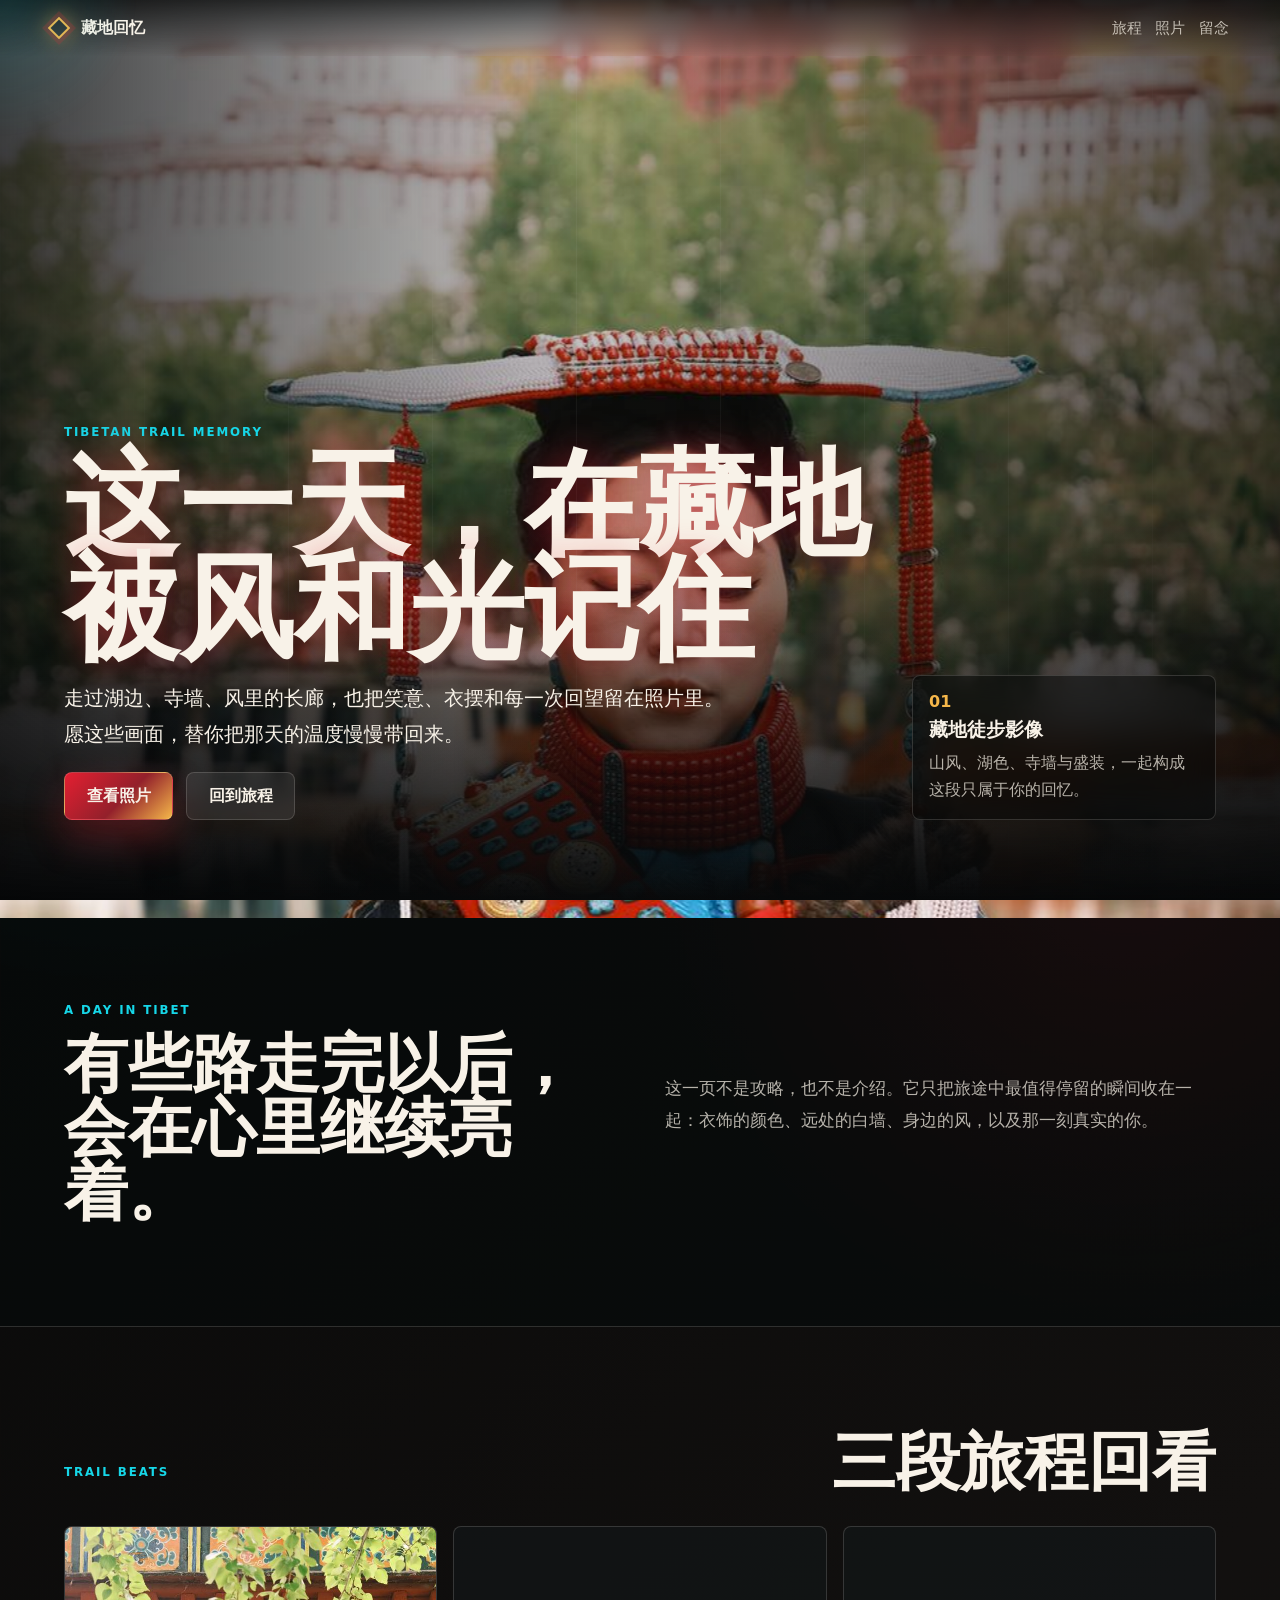
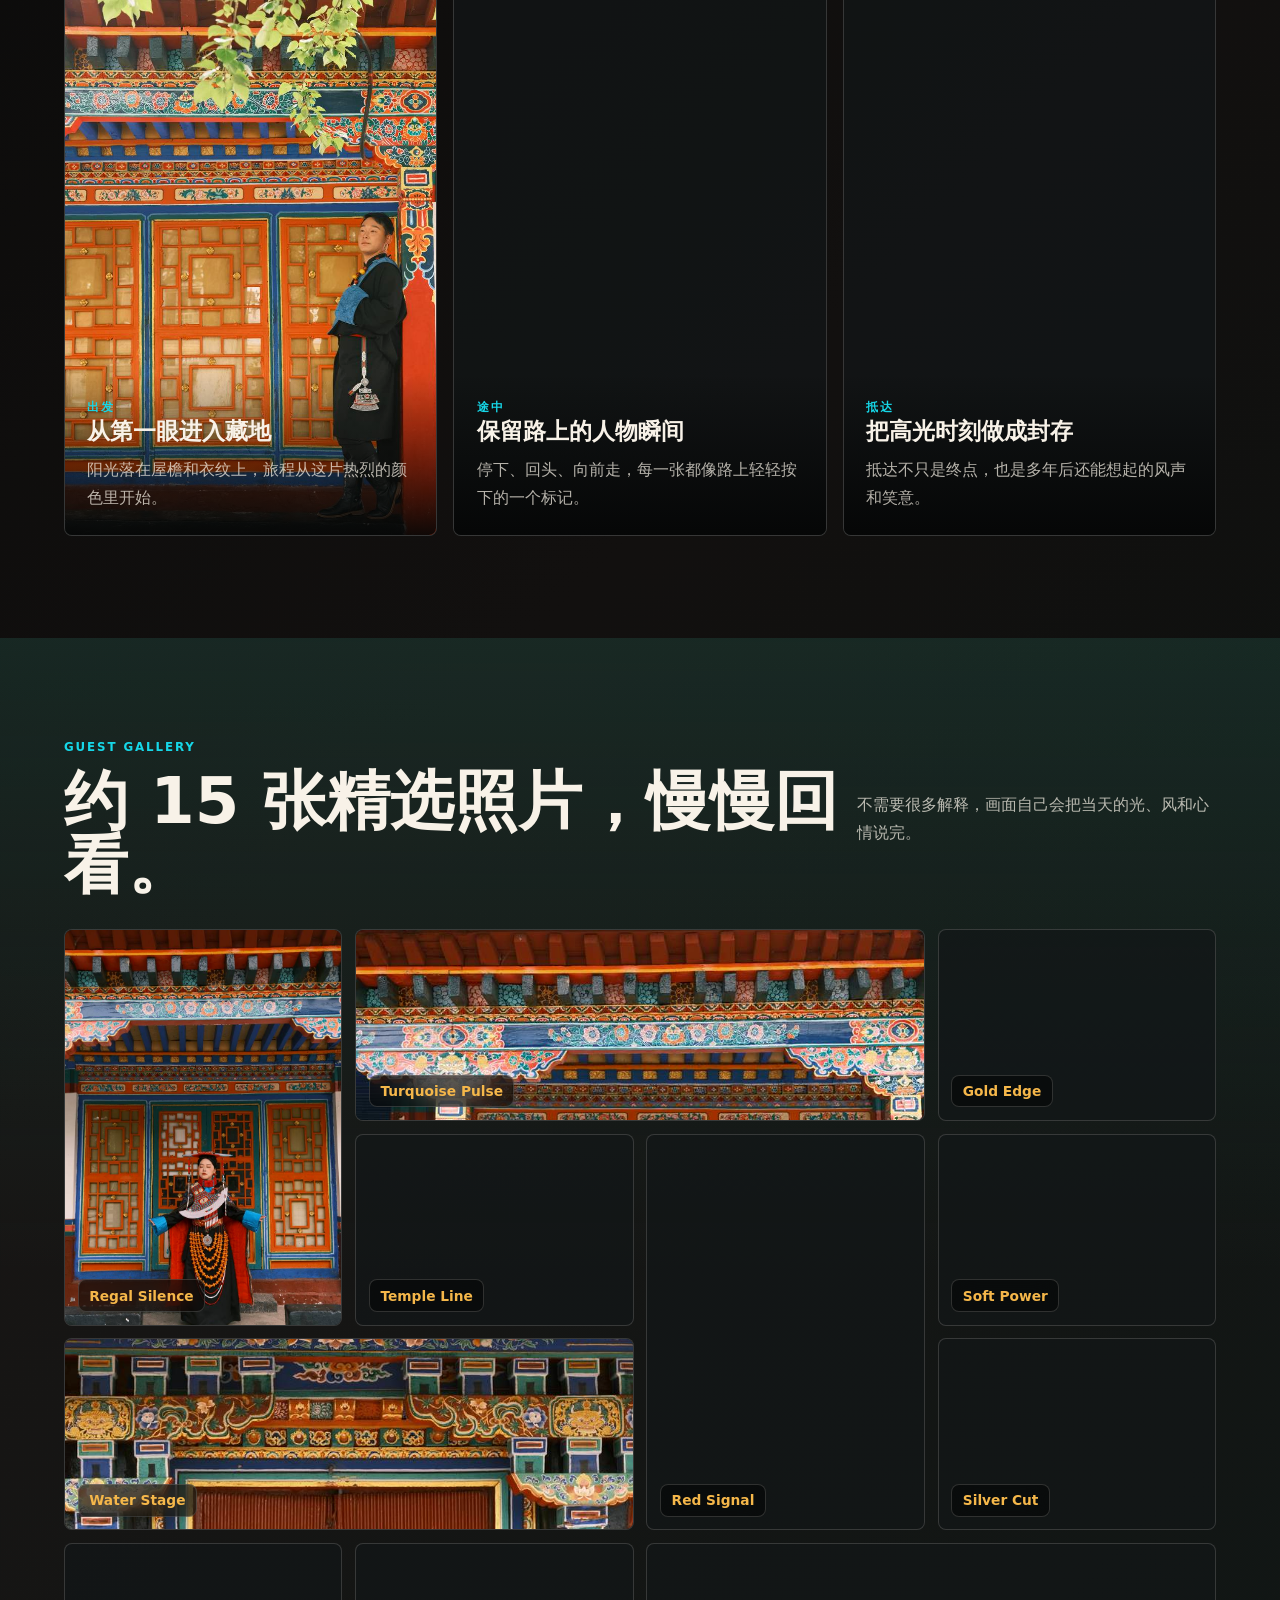
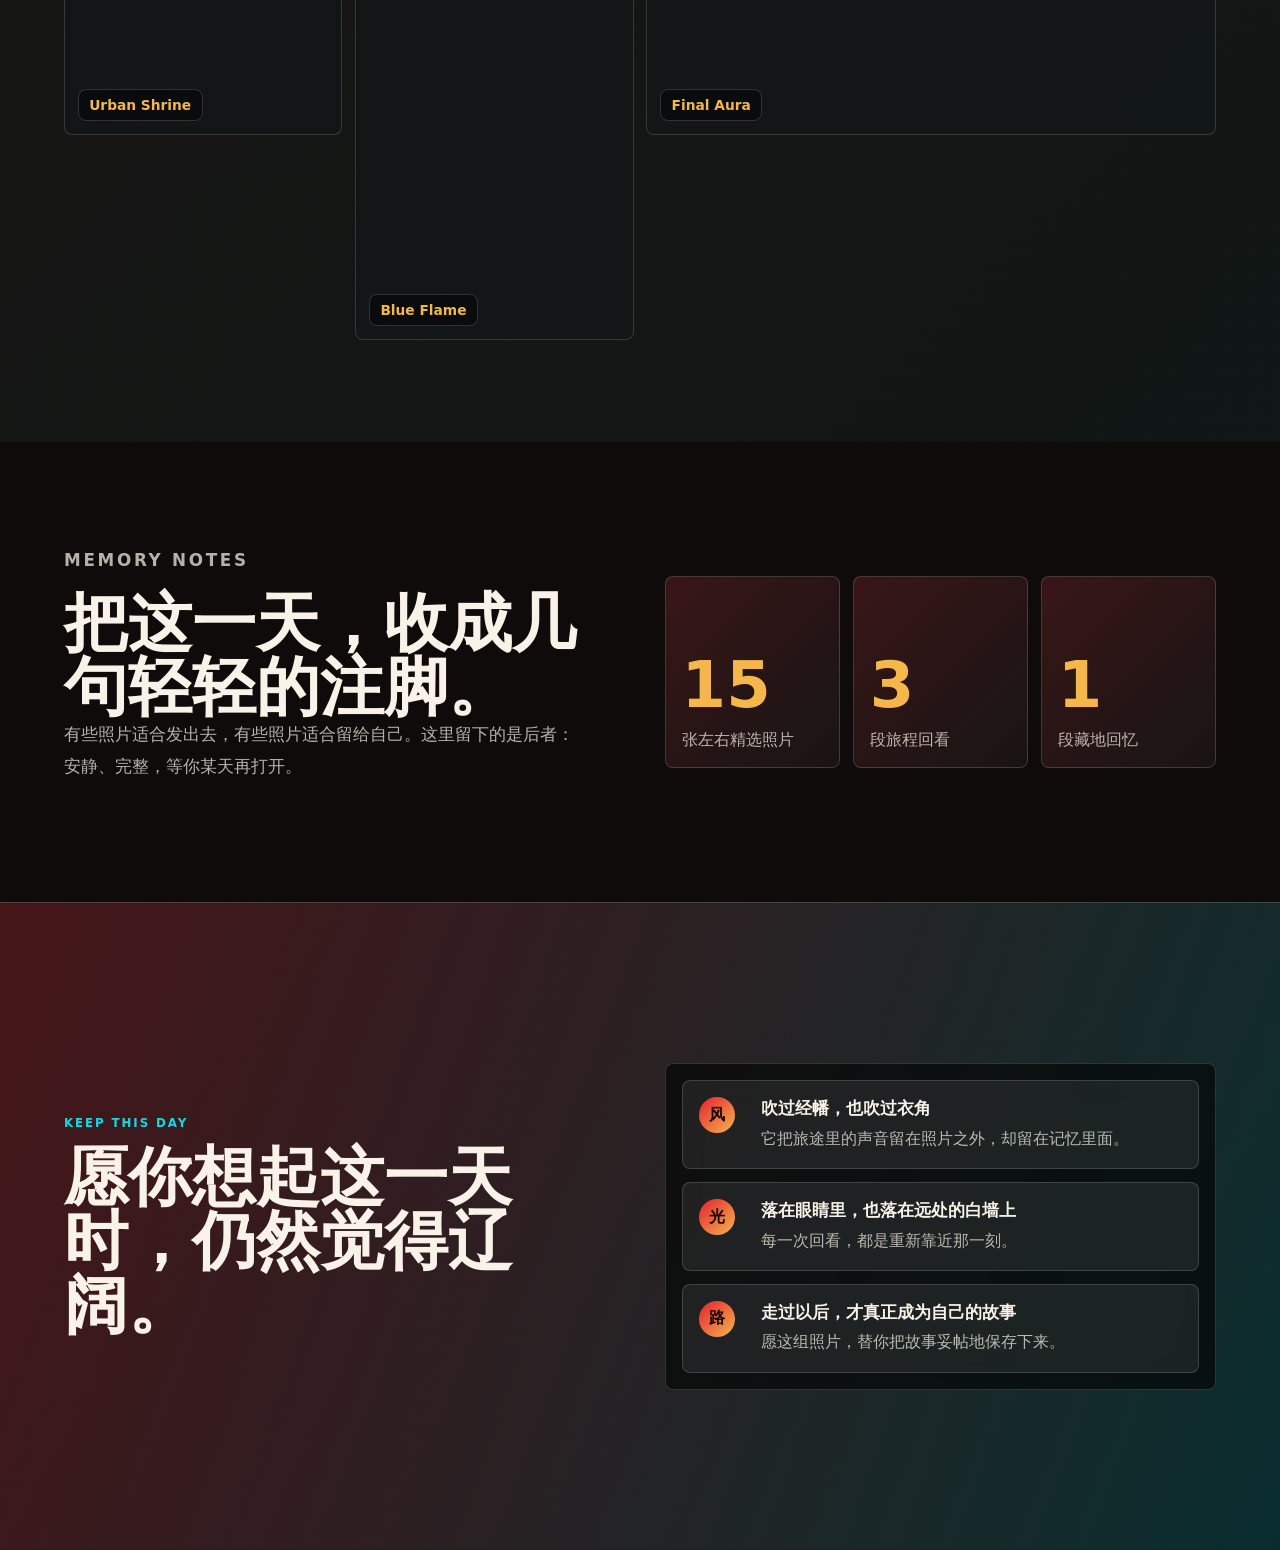
<file: index.html>
<!doctype html>
<html lang="zh-CN">
  <head>
    <meta charset="utf-8" />
    <meta name="viewport" content="width=device-width, initial-scale=1" />
    <title>藏地徒步回忆 | 影像纪念页</title>
    <meta
      name="description"
      content="一组为客人珍藏的藏地徒步照片回忆页，记录旅程中的风、光、服饰与同行瞬间。"
    />
    <link rel="preload" as="image" href="web-assets/photo-01.jpg" />
    <link rel="stylesheet" href="styles.css" />
  </head>
  <body>
    <div class="cursor-glow" aria-hidden="true"></div>
    <header class="site-header" aria-label="主导航">
      <a class="brand" href="#top" aria-label="返回首页">
        <span class="brand-mark"></span>
        <span>藏地回忆</span>
      </a>
      <nav>
        <a href="#story">旅程</a>
        <a href="#gallery">照片</a>
        <a href="#memory">留念</a>
      </nav>
    </header>

    <main id="top">
      <section class="hero" data-parallax>
        <img
          class="hero-image"
          src="web-assets/photo-01.jpg"
          alt="身着藏式服饰的女性坐在水岸前"
          fetchpriority="high"
          decoding="async"
        />
        <div class="hero-shade"></div>
        <div class="hero-content">
          <p class="eyebrow">Tibetan Trail Memory</p>
          <h1>这一天，在藏地被风和光记住</h1>
          <p class="hero-copy">
            走过湖边、寺墙、风里的长廊，也把笑意、衣摆和每一次回望留在照片里。愿这些画面，替你把那天的温度慢慢带回来。
          </p>
          <div class="hero-actions">
            <a class="button primary" href="#gallery">查看照片</a>
            <a class="button ghost" href="#story">回到旅程</a>
          </div>
        </div>
        <aside class="hero-panel" aria-label="旅程印象">
          <span>01</span>
          <strong>藏地徒步影像</strong>
          <p>山风、湖色、寺墙与盛装，一起构成这段只属于你的回忆。</p>
        </aside>
      </section>

      <section class="intro" aria-label="回忆概览">
        <div>
          <p class="section-kicker">A Day In Tibet</p>
          <h2>有些路走完以后，会在心里继续亮着。</h2>
        </div>
        <p>
          这一页不是攻略，也不是介绍。它只把旅途中最值得停留的瞬间收在一起：衣饰的颜色、远处的白墙、身边的风，以及那一刻真实的你。
        </p>
      </section>

      <section id="story" class="story-section" aria-label="旅程叙事">
        <div class="section-head">
          <p class="section-kicker">Trail Beats</p>
          <h2>三段旅程回看</h2>
        </div>
        <div class="story-track">
          <article class="story-card">
            <img src="web-assets/photo-02.jpg" alt="藏地徒步照片一" loading="lazy" decoding="async" />
            <div>
              <span>出发</span>
              <h3>从第一眼进入藏地</h3>
              <p>阳光落在屋檐和衣纹上，旅程从这片热烈的颜色里开始。</p>
            </div>
          </article>
          <article class="story-card">
            <img src="web-assets/photo-03.jpg" alt="藏地徒步照片二" loading="lazy" decoding="async" />
            <div>
              <span>途中</span>
              <h3>保留路上的人物瞬间</h3>
              <p>停下、回头、向前走，每一张都像路上轻轻按下的一个标记。</p>
            </div>
          </article>
          <article class="story-card">
            <img src="web-assets/photo-04.jpg" alt="藏地徒步照片三" loading="lazy" decoding="async" />
            <div>
              <span>抵达</span>
              <h3>把高光时刻做成封存</h3>
              <p>抵达不只是终点，也是多年后还能想起的风声和笑意。</p>
            </div>
          </article>
        </div>
      </section>

      <section id="gallery" class="gallery-section" aria-label="精选图库">
        <div class="section-head gallery-head">
          <div>
            <p class="section-kicker">Guest Gallery</p>
            <h2>约 15 张精选照片，慢慢回看。</h2>
          </div>
          <p class="gallery-note">不需要很多解释，画面自己会把当天的光、风和心情说完。</p>
        </div>
        <div class="gallery-wall">
          <figure class="gallery-tile tall">
            <img src="web-assets/photo-05.jpg" alt="精选藏地徒步照片五" loading="lazy" decoding="async" />
            <figcaption>Regal Silence</figcaption>
          </figure>
          <figure class="gallery-tile wide">
            <img src="web-assets/photo-06.jpg" alt="精选藏地徒步照片六" loading="lazy" decoding="async" />
            <figcaption>Turquoise Pulse</figcaption>
          </figure>
          <figure class="gallery-tile">
            <img src="web-assets/photo-07.jpg" alt="精选藏地徒步照片七" loading="lazy" decoding="async" />
            <figcaption>Gold Edge</figcaption>
          </figure>
          <figure class="gallery-tile">
            <img src="web-assets/photo-08.jpg" alt="精选藏地徒步照片八" loading="lazy" decoding="async" />
            <figcaption>Temple Line</figcaption>
          </figure>
          <figure class="gallery-tile tall">
            <img src="web-assets/photo-09.jpg" alt="精选藏地徒步照片九" loading="lazy" decoding="async" />
            <figcaption>Red Signal</figcaption>
          </figure>
          <figure class="gallery-tile">
            <img src="web-assets/photo-10.jpg" alt="精选藏地徒步照片十" loading="lazy" decoding="async" />
            <figcaption>Soft Power</figcaption>
          </figure>
          <figure class="gallery-tile wide">
            <img src="web-assets/photo-11.jpg" alt="精选藏地徒步照片十一" loading="lazy" decoding="async" />
            <figcaption>Water Stage</figcaption>
          </figure>
          <figure class="gallery-tile">
            <img src="web-assets/photo-12.jpg" alt="精选藏地徒步照片十二" loading="lazy" decoding="async" />
            <figcaption>Silver Cut</figcaption>
          </figure>
          <figure class="gallery-tile">
            <img src="web-assets/photo-13.jpg" alt="精选藏地徒步照片十三" loading="lazy" decoding="async" />
            <figcaption>Urban Shrine</figcaption>
          </figure>
          <figure class="gallery-tile tall">
            <img src="web-assets/photo-14.jpg" alt="精选藏地徒步照片十四" loading="lazy" decoding="async" />
            <figcaption>Blue Flame</figcaption>
          </figure>
          <figure class="gallery-tile wide">
            <img src="web-assets/photo-15.jpg" alt="精选藏地徒步照片十五" loading="lazy" decoding="async" />
            <figcaption>Final Aura</figcaption>
          </figure>
        </div>
      </section>

      <section class="package-section" aria-label="回忆摘要">
        <div class="package-copy">
          <p class="section-kicker">Memory Notes</p>
          <h2>把这一天，收成几句轻轻的注脚。</h2>
          <p>
            有些照片适合发出去，有些照片适合留给自己。这里留下的是后者：安静、完整，等你某天再打开。
          </p>
        </div>
        <div class="package-grid">
          <div class="metric">
            <strong>15</strong>
            <span>张左右精选照片</span>
          </div>
          <div class="metric">
            <strong>3</strong>
            <span>段旅程回看</span>
          </div>
          <div class="metric">
            <strong>1</strong>
            <span>段藏地回忆</span>
          </div>
        </div>
      </section>

      <section id="memory" class="memory-section" aria-label="旅程留念">
        <div>
          <p class="section-kicker">Keep This Day</p>
          <h2>愿你想起这一天时，仍然觉得辽阔。</h2>
        </div>
        <div class="memory-card" role="list" aria-label="旅程留念文字">
          <div role="listitem">
            <span>风</span>
            <strong>吹过经幡，也吹过衣角</strong>
            <p>它把旅途里的声音留在照片之外，却留在记忆里面。</p>
          </div>
          <div role="listitem">
            <span>光</span>
            <strong>落在眼睛里，也落在远处的白墙上</strong>
            <p>每一次回看，都是重新靠近那一刻。</p>
          </div>
          <div role="listitem">
            <span>路</span>
            <strong>走过以后，才真正成为自己的故事</strong>
            <p>愿这组照片，替你把故事妥帖地保存下来。</p>
          </div>
        </div>
      </section>
    </main>

    <script src="script.js"></script>
  </body>
</html>
</file>
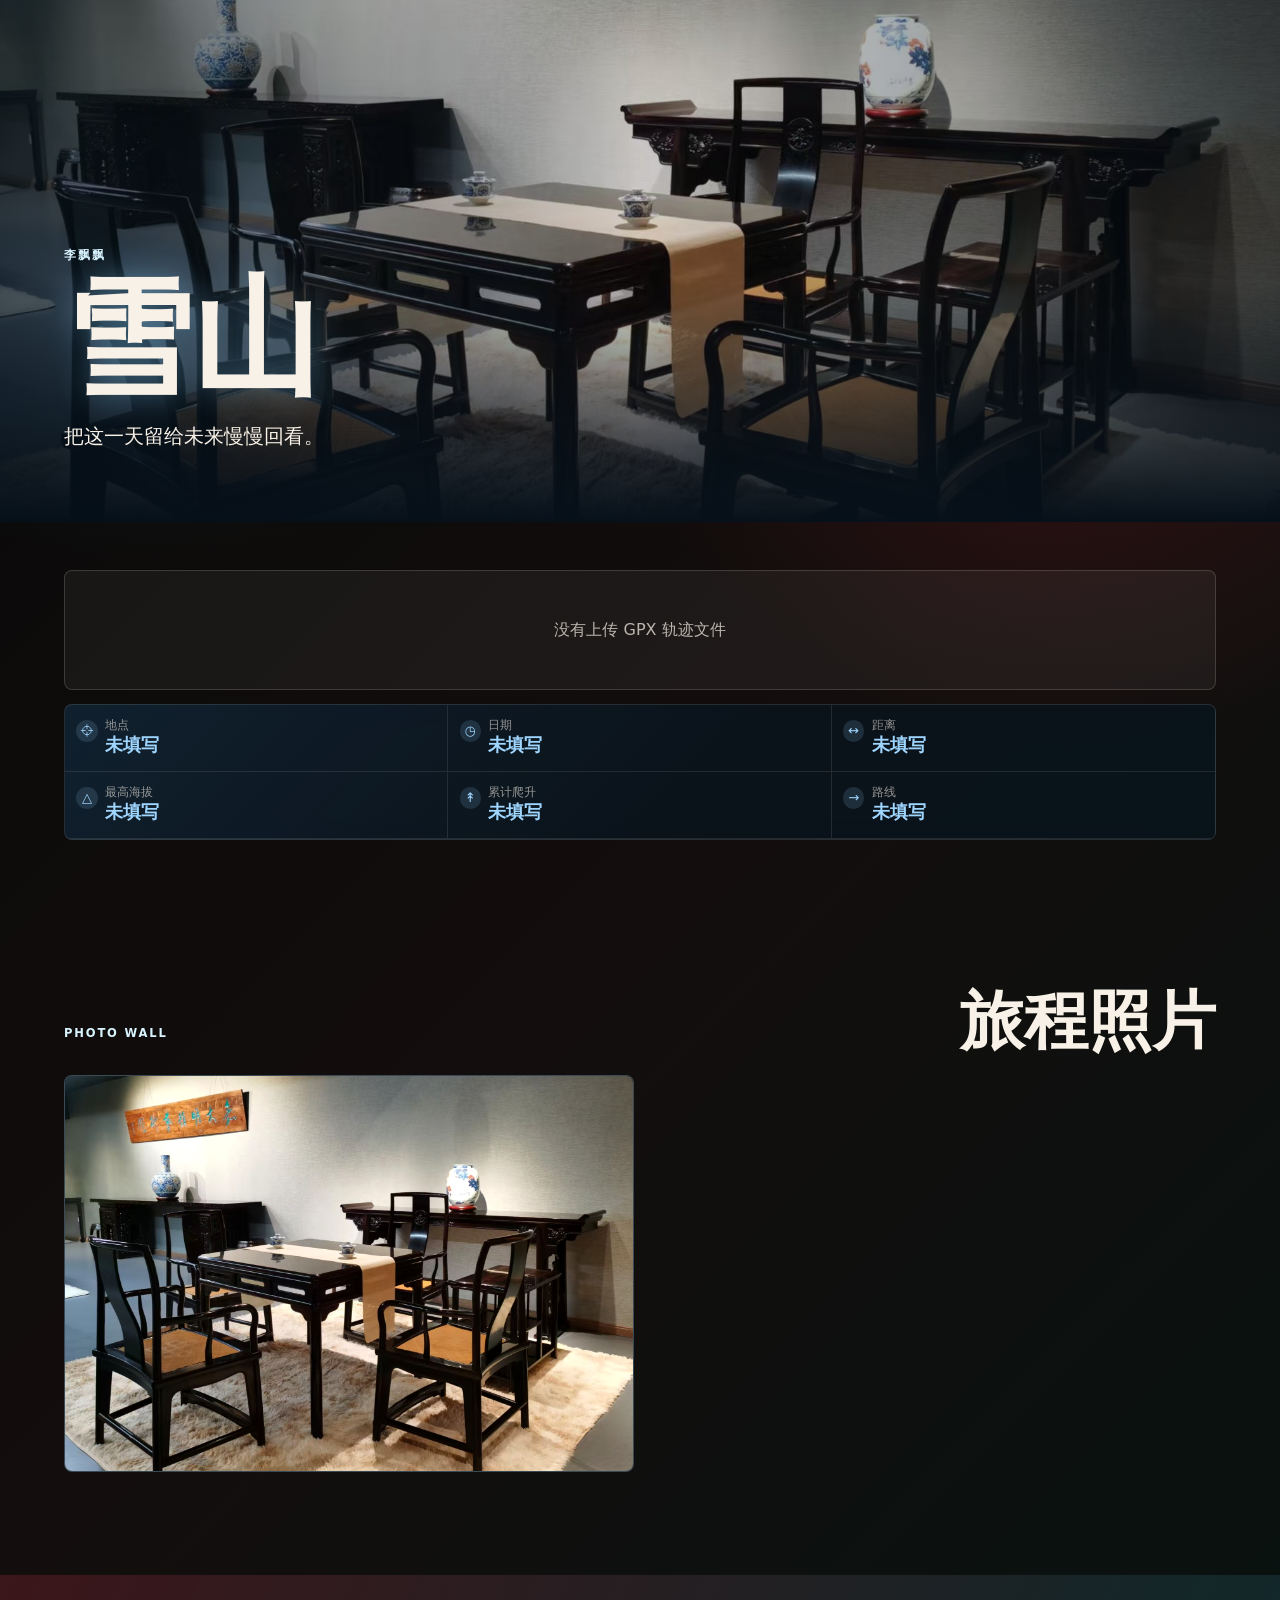
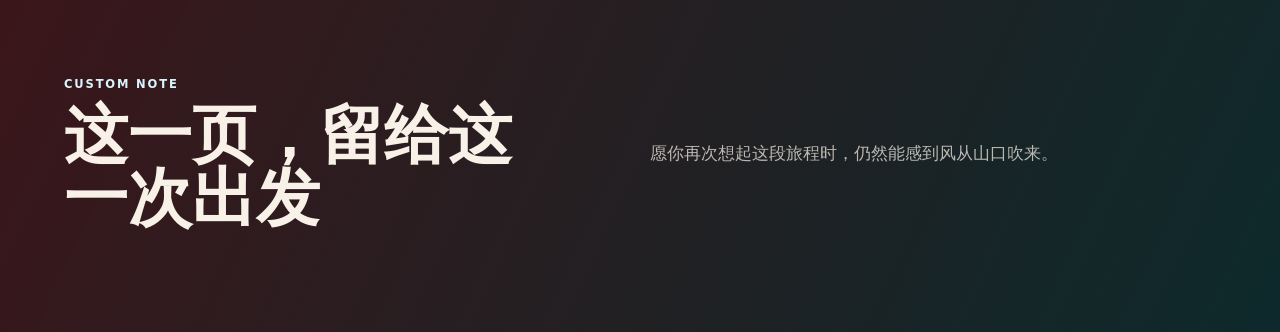
<file: customers/trip-20260615-c86b32/index.html>
<!doctype html>
<html lang="zh-CN">
  <head>
    <meta charset="utf-8" />
    <meta name="viewport" content="width=device-width, initial-scale=1" />
    <title>旅行纪念页</title>
    <link rel="icon" href="data:image/svg+xml,%3Csvg xmlns='http://www.w3.org/2000/svg'/%3E" />
    <link rel="stylesheet" href="../../style.css" />
  </head>
  <body class="customer-page">
    <main id="customerApp" class="customer-app" data-customer-root=".">
      <section class="loading-state">
        <p class="eyebrow">Loading Memory</p>
        <h1>正在打开这段旅程</h1>
      </section>
    </main>
    <script src="../../generator.js"></script>
  </body>
</html>
</file>
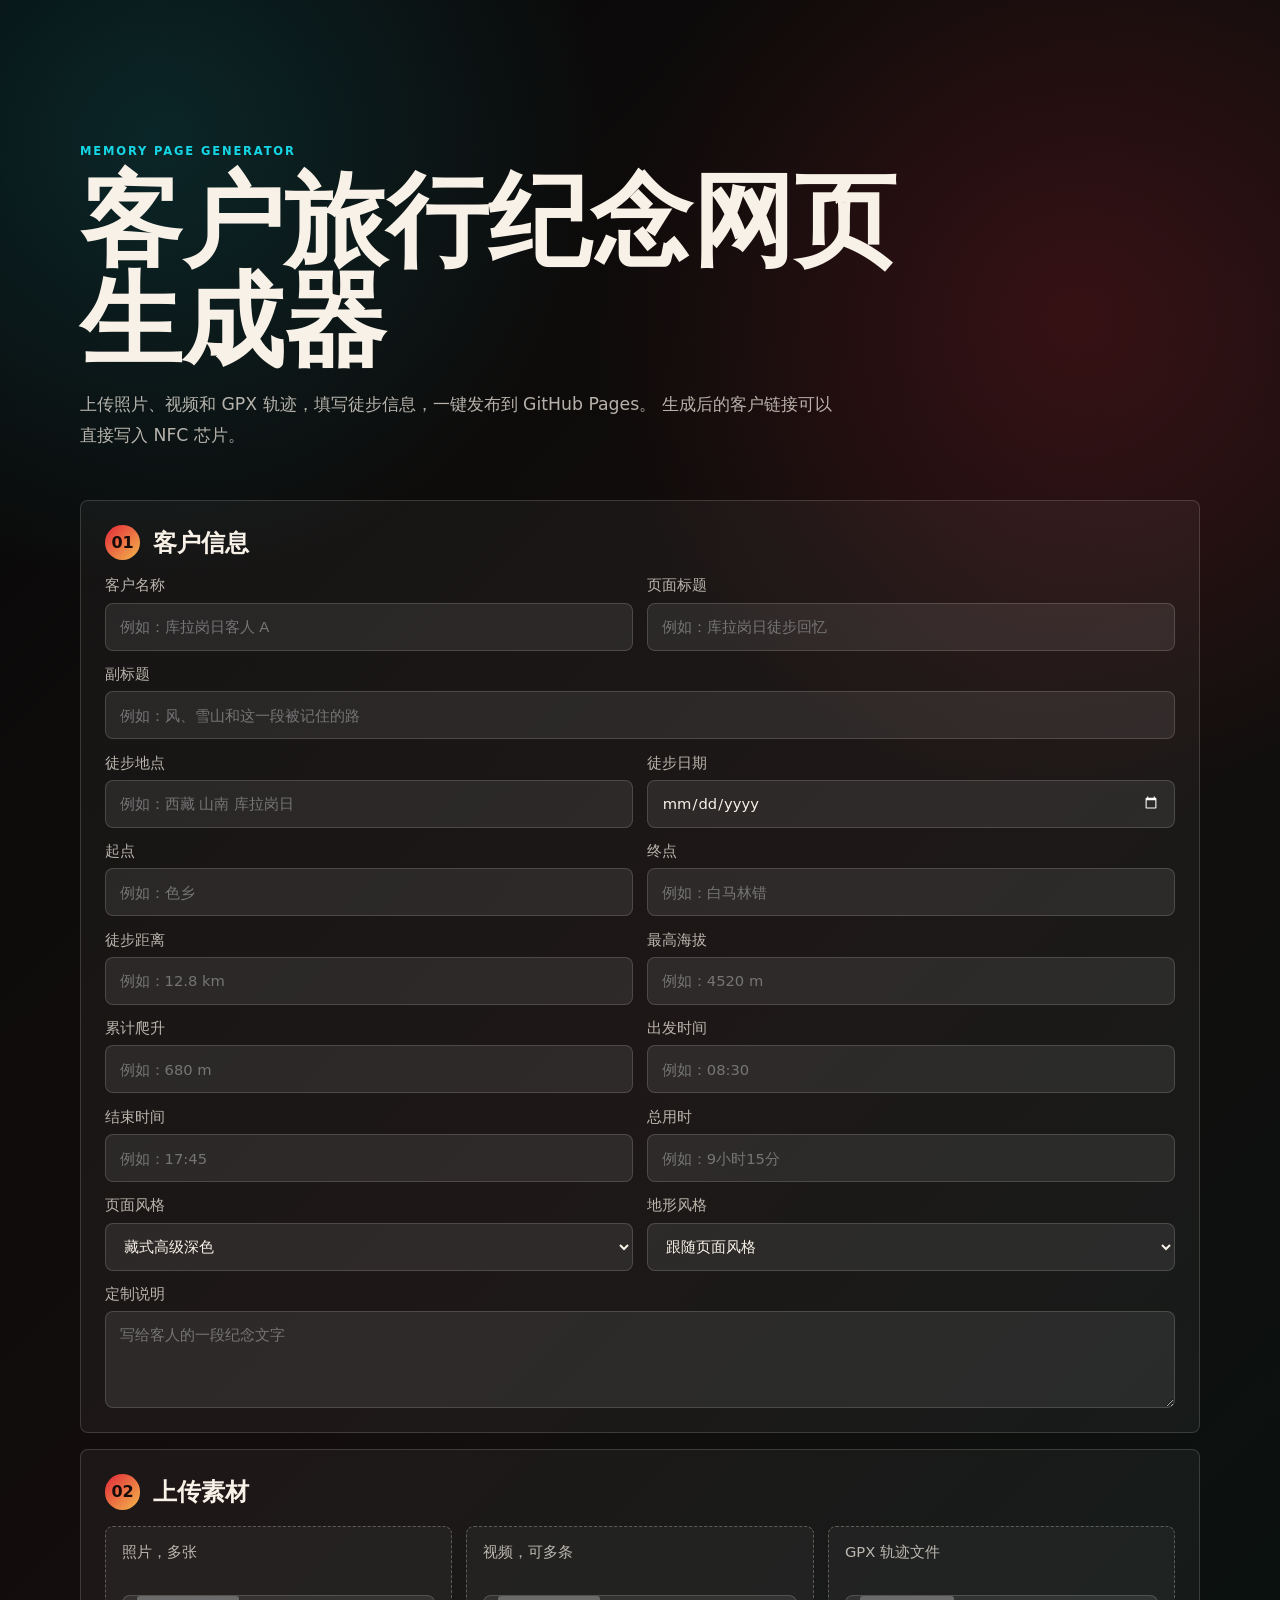
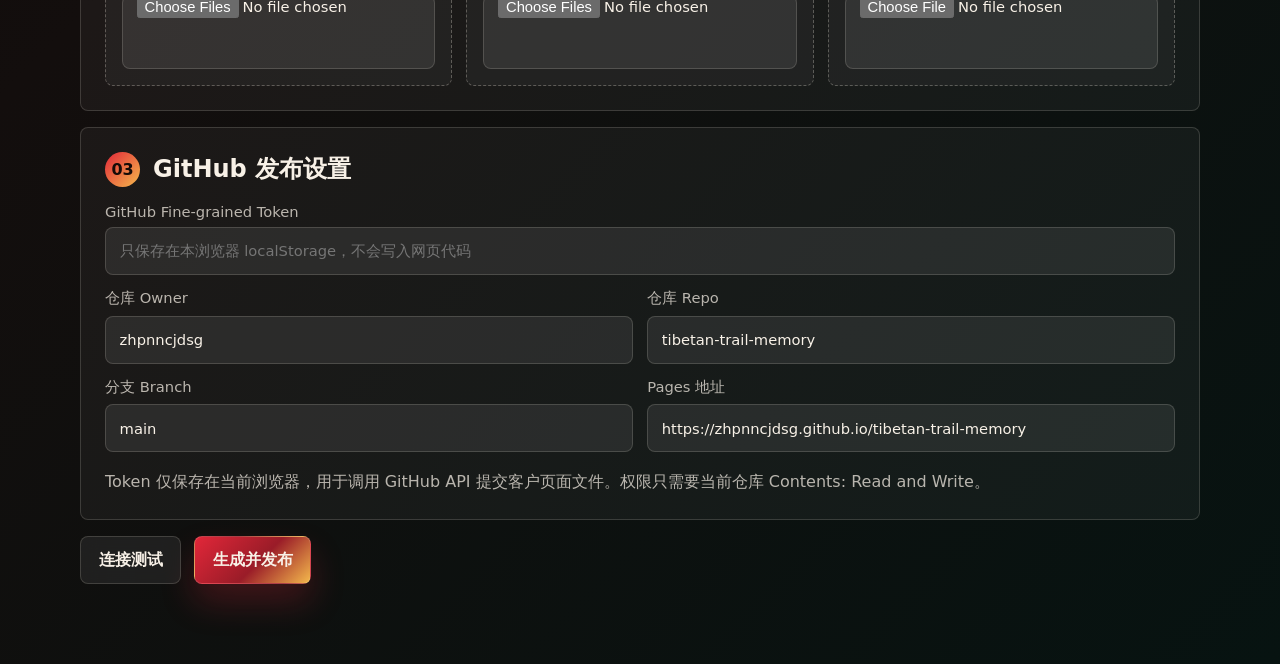
<file: admin.html>
<!doctype html>
<html lang="zh-CN">
  <head>
    <meta charset="utf-8" />
    <meta name="viewport" content="width=device-width, initial-scale=1" />
    <title>旅行纪念网页生成器</title>
    <link rel="icon" href="data:image/svg+xml,%3Csvg xmlns='http://www.w3.org/2000/svg'/%3E" />
    <link rel="stylesheet" href="style.css" />
  </head>
  <body class="admin-page">
    <main class="admin-shell">
      <section class="admin-hero">
        <p class="eyebrow">Memory Page Generator</p>
        <h1>客户旅行纪念网页生成器</h1>
        <p>
          上传照片、视频和 GPX 轨迹，填写徒步信息，一键发布到 GitHub Pages。
          生成后的客户链接可以直接写入 NFC 芯片。
        </p>
      </section>

      <form id="adminForm" class="admin-form">
        <section class="admin-panel">
          <div class="panel-head">
            <span>01</span>
            <h2>客户信息</h2>
          </div>
          <div class="form-grid">
            <label>
              <span>客户名称</span>
              <input name="customerName" required placeholder="例如：库拉岗日客人 A" />
            </label>
            <label>
              <span>页面标题</span>
              <input name="title" required placeholder="例如：库拉岗日徒步回忆" />
            </label>
            <label class="wide">
              <span>副标题</span>
              <input name="subtitle" placeholder="例如：风、雪山和这一段被记住的路" />
            </label>
            <label>
              <span>徒步地点</span>
              <input name="locationName" placeholder="例如：西藏 山南 库拉岗日" />
            </label>
            <label>
              <span>徒步日期</span>
              <input name="date" type="date" />
            </label>
            <label>
              <span>起点</span>
              <input name="startPoint" placeholder="例如：色乡" />
            </label>
            <label>
              <span>终点</span>
              <input name="endPoint" placeholder="例如：白马林错" />
            </label>
            <label>
              <span>徒步距离</span>
              <input name="distance" placeholder="例如：12.8 km" />
            </label>
            <label>
              <span>最高海拔</span>
              <input name="maxElevation" placeholder="例如：4520 m" />
            </label>
            <label>
              <span>累计爬升</span>
              <input name="ascent" placeholder="例如：680 m" />
            </label>
            <label>
              <span>出发时间</span>
              <input name="startTime" placeholder="例如：08:30" />
            </label>
            <label>
              <span>结束时间</span>
              <input name="endTime" placeholder="例如：17:45" />
            </label>
            <label>
              <span>总用时</span>
              <input name="duration" placeholder="例如：9小时15分" />
            </label>
            <label>
              <span>页面风格</span>
              <select name="style">
                <option value="tibetan-dark">藏式高级深色</option>
                <option value="snow-mountain">雪山风格</option>
                <option value="desert">沙漠风格</option>
                <option value="grassland">草原风格</option>
                <option value="forest">森林风格</option>
                <option value="plateau">高原风格</option>
                <option value="island">海岛风格</option>
                <option value="city-travel">城市旅行风格</option>
                <option value="black-gold">极简黑金风格</option>
                <option value="q-outdoor">Q版户外风格</option>
              </select>
            </label>
            <label>
              <span>地形风格</span>
              <select name="terrainTheme">
                <option value="auto">跟随页面风格</option>
                <option value="mountain">山地</option>
                <option value="snow">雪山</option>
                <option value="desert">沙漠</option>
                <option value="grassland">草原</option>
                <option value="forest">森林</option>
                <option value="lake">湖泊</option>
              </select>
            </label>
            <label class="wide">
              <span>定制说明</span>
              <textarea name="note" rows="4" placeholder="写给客人的一段纪念文字"></textarea>
            </label>
          </div>
        </section>

        <section class="admin-panel">
          <div class="panel-head">
            <span>02</span>
            <h2>上传素材</h2>
          </div>
          <div class="upload-grid">
            <label class="upload-box">
              <span>照片，多张</span>
              <input name="photos" type="file" accept="image/*" multiple required />
            </label>
            <label class="upload-box">
              <span>视频，可多条</span>
              <input name="videos" type="file" accept="video/*" multiple />
            </label>
            <label class="upload-box">
              <span>GPX 轨迹文件</span>
              <input name="gpx" type="file" accept=".gpx,application/gpx+xml" />
            </label>
          </div>
        </section>

        <section class="admin-panel">
          <div class="panel-head">
            <span>03</span>
            <h2>GitHub 发布设置</h2>
          </div>
          <div class="form-grid">
            <label class="wide token-field">
              <span>GitHub Fine-grained Token</span>
              <input
                name="githubToken"
                id="githubToken"
                type="password"
                autocomplete="off"
                placeholder="只保存在本浏览器 localStorage，不会写入网页代码"
                required
              />
            </label>
            <label>
              <span>仓库 Owner</span>
              <input name="repoOwner" id="repoOwner" value="zhpnncjdsg" autocomplete="off" required />
            </label>
            <label>
              <span>仓库 Repo</span>
              <input name="repoName" id="repoName" value="tibetan-trail-memory" autocomplete="off" required />
            </label>
            <label>
              <span>分支 Branch</span>
              <input name="repoBranch" id="repoBranch" value="main" autocomplete="off" required />
            </label>
            <label>
              <span>Pages 地址</span>
              <input
                name="pagesBase"
                id="pagesBase"
                value="https://zhpnncjdsg.github.io/tibetan-trail-memory"
                autocomplete="off"
                required
              />
            </label>
          </div>
          <p class="help-text">
            Token 仅保存在当前浏览器，用于调用 GitHub API 提交客户页面文件。权限只需要当前仓库 Contents: Read and Write。
          </p>
        </section>

        <section class="admin-actions">
          <button class="button ghost" type="button" id="testConnection">连接测试</button>
          <button class="button primary" type="submit" id="publishButton">生成并发布</button>
        </section>
      </form>

      <section id="testPanel" class="result-panel" hidden>
        <p class="eyebrow">Connection Test</p>
        <h2>GitHub 连接测试结果</h2>
        <pre id="testResult"></pre>
      </section>

      <section id="resultPanel" class="result-panel" hidden>
        <p class="eyebrow">Published</p>
        <h2>客户页面已发布</h2>
        <p id="resultText"></p>
        <div class="result-actions">
          <a id="previewLink" class="button primary" target="_blank" rel="noreferrer">打开客户页</a>
          <button id="copyPath" class="button ghost" type="button">复制链接</button>
        </div>
        <pre id="resultFiles"></pre>
      </section>
    </main>

    <script src="generator.js"></script>
  </body>
</html>
</file>
<file: styles.css>
:root {
  --ink: #f8f2e8;
  --muted: rgba(248, 242, 232, 0.72);
  --bg: #090b0c;
  --panel: rgba(18, 23, 24, 0.72);
  --red: #e41f31;
  --cyan: #16d7e8;
  --gold: #f5b74a;
  --moss: #1c4e42;
  --line: rgba(248, 242, 232, 0.16);
  color-scheme: dark;
}

* {
  box-sizing: border-box;
}

html {
  scroll-behavior: smooth;
}

body {
  margin: 0;
  min-width: 320px;
  overflow-x: hidden;
  background:
    radial-gradient(circle at 10% 10%, rgba(22, 215, 232, 0.16), transparent 32rem),
    radial-gradient(circle at 88% 18%, rgba(228, 31, 49, 0.2), transparent 30rem),
    linear-gradient(135deg, #060707 0%, #12100f 46%, #071210 100%);
  color: var(--ink);
  font-family:
    "Inter", "PingFang SC", "Microsoft YaHei", "Noto Sans SC", system-ui,
    sans-serif;
}

img {
  display: block;
  width: 100%;
}

a {
  color: inherit;
  text-decoration: none;
}

button {
  font: inherit;
}

.cursor-glow {
  position: fixed;
  z-index: 30;
  width: 18rem;
  height: 18rem;
  pointer-events: none;
  border-radius: 999px;
  background: radial-gradient(circle, rgba(22, 215, 232, 0.18), transparent 68%);
  filter: blur(8px);
  opacity: 0.8;
  transform: translate3d(-50%, -50%, 0);
}

.site-header {
  position: fixed;
  top: 0;
  left: 0;
  right: 0;
  z-index: 20;
  display: flex;
  align-items: center;
  justify-content: space-between;
  padding: 1.1rem clamp(1rem, 4vw, 4rem);
  background: linear-gradient(180deg, rgba(5, 6, 6, 0.72), transparent);
  backdrop-filter: blur(14px);
}

.brand,
.site-header nav {
  display: flex;
  align-items: center;
  gap: 0.85rem;
}

.brand {
  font-weight: 800;
  letter-spacing: 0;
}

.brand-mark {
  width: 1rem;
  height: 1rem;
  border: 2px solid var(--gold);
  box-shadow: 0 0 0 4px rgba(228, 31, 49, 0.2), 0 0 22px rgba(245, 183, 74, 0.8);
  transform: rotate(45deg);
}

.site-header nav a {
  color: var(--muted);
  font-size: 0.92rem;
}

.site-header nav a:hover {
  color: var(--ink);
}

.hero {
  position: relative;
  min-height: 100svh;
  display: grid;
  align-items: end;
  padding: 8rem clamp(1rem, 5vw, 5.5rem) 5rem;
  isolation: isolate;
}

.hero-image,
.hero-shade {
  position: absolute;
  inset: 0;
  height: 100%;
}

.hero-image {
  z-index: -3;
  object-fit: cover;
  object-position: 50% 35%;
  transform: scale(1.04);
}

.hero-shade {
  z-index: -2;
  background:
    linear-gradient(90deg, rgba(4, 5, 6, 0.78), rgba(4, 5, 6, 0.2) 46%, rgba(4, 5, 6, 0.68)),
    linear-gradient(0deg, var(--bg), transparent 42%),
    repeating-linear-gradient(90deg, rgba(255, 255, 255, 0.06) 0 1px, transparent 1px 9rem);
}

.hero-content {
  max-width: 57rem;
}

.eyebrow,
.section-kicker,
.story-card span {
  margin: 0 0 0.9rem;
  color: var(--cyan);
  font-size: 0.74rem;
  font-weight: 800;
  letter-spacing: 0.16em;
  text-transform: uppercase;
}

h1,
h2,
h3,
p {
  margin-top: 0;
}

h1 {
  max-width: 13ch;
  margin-bottom: 1.2rem;
  font-size: clamp(3rem, 9vw, 8.5rem);
  line-height: 0.9;
  letter-spacing: 0;
  text-shadow: 0 0 34px rgba(228, 31, 49, 0.45);
}

.hero-copy {
  max-width: 42rem;
  color: var(--ink);
  font-size: clamp(1rem, 2vw, 1.25rem);
  line-height: 1.8;
}

.hero-actions {
  display: flex;
  gap: 0.8rem;
  flex-wrap: wrap;
}

.button,
.icon-button {
  border: 1px solid var(--line);
  color: var(--ink);
  cursor: pointer;
}

.button {
  display: inline-flex;
  align-items: center;
  justify-content: center;
  min-height: 3rem;
  padding: 0 1.35rem;
  border-radius: 8px;
  font-weight: 800;
}

.button.primary {
  background: linear-gradient(135deg, var(--red), #93202b 55%, var(--gold));
  box-shadow: 0 18px 40px rgba(228, 31, 49, 0.28);
}

.button.ghost {
  background: rgba(255, 255, 255, 0.08);
  backdrop-filter: blur(10px);
}

.hero-panel {
  position: absolute;
  right: clamp(1rem, 5vw, 5.5rem);
  bottom: 5rem;
  width: min(19rem, calc(100% - 2rem));
  padding: 1rem;
  border: 1px solid var(--line);
  border-radius: 8px;
  background: rgba(5, 6, 6, 0.5);
  backdrop-filter: blur(18px);
}

.hero-panel span {
  color: var(--gold);
  font-weight: 900;
}

.hero-panel strong {
  display: block;
  margin: 0.35rem 0;
  font-size: 1.2rem;
}

.hero-panel p {
  margin-bottom: 0;
  color: var(--muted);
  line-height: 1.7;
}

.intro,
.story-section,
.gallery-section,
.package-section,
.memory-section {
  padding: clamp(4rem, 8vw, 8rem) clamp(1rem, 5vw, 5.5rem);
}

.intro,
.package-section,
.memory-section {
  display: grid;
  grid-template-columns: minmax(0, 0.95fr) minmax(20rem, 1fr);
  gap: clamp(2rem, 6vw, 6rem);
  align-items: center;
}

.intro {
  border-top: 1px solid var(--line);
  border-bottom: 1px solid var(--line);
  background: rgba(6, 10, 10, 0.65);
}

h2 {
  margin-bottom: 0;
  font-size: clamp(2rem, 5vw, 5rem);
  line-height: 1;
}

.intro > p,
.package-copy p {
  color: var(--muted);
  font-size: 1.05rem;
  line-height: 1.9;
}

.section-head {
  display: flex;
  align-items: end;
  justify-content: space-between;
  gap: 1rem;
  margin-bottom: 2rem;
}

.story-track {
  display: grid;
  grid-template-columns: repeat(3, minmax(0, 1fr));
  gap: 1rem;
}

.story-card {
  position: relative;
  min-height: 38rem;
  overflow: hidden;
  border: 1px solid var(--line);
  border-radius: 8px;
  background: var(--panel);
}

.story-card img {
  height: 100%;
  min-height: 38rem;
  object-fit: cover;
  filter: saturate(1.08) contrast(1.05);
  transition: transform 700ms ease, filter 700ms ease;
}

.story-card:hover img {
  transform: scale(1.05);
  filter: saturate(1.24) contrast(1.12);
}

.story-card div {
  position: absolute;
  inset: auto 0 0;
  padding: 1.4rem;
  background: linear-gradient(0deg, rgba(5, 6, 6, 0.95), transparent);
}

.story-card h3 {
  margin-bottom: 0.6rem;
  font-size: 1.45rem;
}

.story-card p {
  margin-bottom: 0;
  color: var(--muted);
  line-height: 1.75;
}

.gallery-section {
  background:
    linear-gradient(180deg, rgba(28, 78, 66, 0.34), transparent 45%),
    rgba(255, 255, 255, 0.02);
}

.gallery-head {
  align-items: center;
}

.gallery-note {
  max-width: 28rem;
  margin-bottom: 0;
  color: var(--muted);
  line-height: 1.75;
}

.gallery-wall {
  display: grid;
  grid-auto-flow: dense;
  grid-auto-rows: 12rem;
  grid-template-columns: repeat(4, minmax(0, 1fr));
  gap: 0.8rem;
}

.gallery-tile {
  position: relative;
  min-height: 0;
  overflow: hidden;
  margin: 0;
  border: 1px solid var(--line);
  border-radius: 8px;
  background: var(--panel);
}

.gallery-tile.wide {
  grid-column: span 2;
}

.gallery-tile.tall {
  grid-row: span 2;
}

.gallery-tile img {
  height: 100%;
  object-fit: cover;
  object-position: center 35%;
  filter: saturate(1.08) contrast(1.04);
  transition: transform 650ms ease, filter 650ms ease;
}

.gallery-tile:hover img {
  transform: scale(1.055);
  filter: saturate(1.25) contrast(1.1);
}

.gallery-tile figcaption {
  position: absolute;
  left: 0.8rem;
  bottom: 0.8rem;
  padding: 0.45rem 0.65rem;
  border: 1px solid var(--line);
  border-radius: 8px;
  background: rgba(5, 6, 6, 0.58);
  color: var(--gold);
  font-size: 0.86rem;
  font-weight: 900;
  backdrop-filter: blur(12px);
}

.package-section {
  background: #0f0b0a;
}

.package-grid {
  display: grid;
  grid-template-columns: repeat(3, minmax(0, 1fr));
  gap: 0.8rem;
}

.metric {
  min-height: 12rem;
  display: flex;
  flex-direction: column;
  justify-content: flex-end;
  padding: 1rem;
  border: 1px solid var(--line);
  border-radius: 8px;
  background:
    linear-gradient(135deg, rgba(228, 31, 49, 0.16), transparent),
    rgba(255, 255, 255, 0.04);
}

.metric strong {
  color: var(--gold);
  font-size: clamp(2.4rem, 5vw, 4.8rem);
  line-height: 1;
}

.metric span {
  margin-top: 0.8rem;
  color: var(--muted);
}

.memory-section {
  min-height: 72svh;
  background:
    linear-gradient(110deg, rgba(228, 31, 49, 0.26), rgba(22, 215, 232, 0.14)),
    url("web-assets/photo-01.jpg") center 38% / cover fixed;
  border-top: 1px solid var(--line);
}

.memory-card {
  display: grid;
  gap: 0.8rem;
  padding: 1rem;
  border: 1px solid var(--line);
  border-radius: 8px;
  background: rgba(5, 6, 6, 0.68);
  backdrop-filter: blur(18px);
}

.memory-card div {
  display: grid;
  grid-template-columns: 3rem 1fr;
  gap: 0.35rem 0.9rem;
  align-items: start;
  padding: 1rem;
  border: 1px solid var(--line);
  border-radius: 8px;
  background: rgba(255, 255, 255, 0.08);
}

.memory-card span {
  grid-row: span 2;
  width: 2.25rem;
  height: 2.25rem;
  display: inline-flex;
  align-items: center;
  justify-content: center;
  border-radius: 999px;
  background: linear-gradient(135deg, var(--red), var(--gold));
  color: #120b08;
  font-weight: 900;
}

.memory-card strong {
  font-size: 1.05rem;
}

.memory-card p {
  margin-bottom: 0;
  color: var(--muted);
  line-height: 1.65;
}

@media (max-width: 900px) {
  .hero {
    min-height: 94svh;
  }

  .hero-panel {
    position: relative;
    right: auto;
    bottom: auto;
    margin-top: 2rem;
  }

  .intro,
  .package-section,
  .memory-section {
    grid-template-columns: 1fr;
  }

  .story-track,
  .package-grid,
  .gallery-wall {
    grid-template-columns: 1fr;
  }

  .gallery-wall {
    grid-auto-rows: 28rem;
  }

  .gallery-tile.wide,
  .gallery-tile.tall {
    grid-column: auto;
    grid-row: auto;
  }

  .story-card,
  .story-card img {
    min-height: 32rem;
  }
}

@media (max-width: 620px) {
  .site-header {
    padding: 0.9rem 1rem;
  }

  .site-header nav {
    gap: 0.55rem;
  }

  .site-header nav a {
    font-size: 0.82rem;
  }

  .brand {
    gap: 0.5rem;
  }

  .hero {
    padding: 6.5rem 1rem 3rem;
  }

  .hero-image {
    object-position: 55% 45%;
  }

  .hero-copy {
    line-height: 1.65;
  }

  .section-head,
  .gallery-head {
    align-items: flex-start;
    flex-direction: column;
  }

  .gallery-wall {
    grid-auto-rows: 24rem;
  }

  .cursor-glow {
    display: none;
  }
}
</file>
<file: style.css>
:root {
  --ink: #f8f1e7;
  --muted: rgba(248, 241, 231, 0.72);
  --bg: #090b0c;
  --panel: rgba(20, 24, 24, 0.74);
  --line: rgba(248, 241, 231, 0.16);
  --red: #e22739;
  --gold: #f4b84c;
  --cyan: #16d6e6;
  --moss: #173f37;
  --theme-bg:
    radial-gradient(circle at 12% 6%, rgba(22, 214, 230, 0.14), transparent 28rem),
    radial-gradient(circle at 84% 14%, rgba(226, 39, 57, 0.18), transparent 30rem),
    linear-gradient(135deg, #070808, #130e0d 48%, #071311);
  --hero-shade:
    linear-gradient(90deg, rgba(5, 6, 6, 0.72), rgba(5, 6, 6, 0.2), rgba(5, 6, 6, 0.65)),
    linear-gradient(0deg, #090b0c 0%, transparent 44%);
  --title-glow: rgba(226, 39, 57, 0.42);
  --route-card-bg: #dcefb4;
  --route-card-pattern: rgba(102, 154, 98, 0.16);
  --route-card-river: rgba(117, 178, 196, 0.22);
  --route-card-tree: rgba(105, 158, 88, 0.26);
  --route-line: #f0822b;
  --route-line-soft: rgba(232, 119, 44, 0.28);
  --route-start: #5fbd4d;
  --route-label: #31543a;
  --stat-panel: rgba(5, 8, 8, 0.58);
  --photo-border: rgba(248, 241, 231, 0.16);
  --endpoint-filter: none;
  color-scheme: dark;
}

* {
  box-sizing: border-box;
}

html {
  scroll-behavior: smooth;
}

body {
  margin: 0;
  min-width: 320px;
  background:
    radial-gradient(circle at 12% 6%, rgba(22, 214, 230, 0.14), transparent 28rem),
    radial-gradient(circle at 84% 14%, rgba(226, 39, 57, 0.18), transparent 30rem),
    linear-gradient(135deg, #070808, #130e0d 48%, #071311);
  color: var(--ink);
  font-family:
    "Inter", "PingFang SC", "Microsoft YaHei", "Noto Sans SC", system-ui,
    sans-serif;
}

.customer-page {
  background: var(--theme-bg);
}

img,
video {
  display: block;
  width: 100%;
}

a {
  color: inherit;
}

button,
input,
select,
textarea {
  font: inherit;
}

.eyebrow {
  margin: 0 0 0.8rem;
  color: var(--cyan);
  font-size: 0.72rem;
  font-weight: 900;
  letter-spacing: 0.16em;
  text-transform: uppercase;
}

.button {
  min-height: 3rem;
  display: inline-flex;
  align-items: center;
  justify-content: center;
  border: 1px solid var(--line);
  border-radius: 8px;
  padding: 0 1.1rem;
  color: var(--ink);
  cursor: pointer;
  font-weight: 900;
  text-decoration: none;
}

.button.primary {
  background: linear-gradient(135deg, var(--red), #9a1c28 55%, var(--gold));
  box-shadow: 0 18px 34px rgba(226, 39, 57, 0.24);
}

.button.ghost {
  background: rgba(255, 255, 255, 0.07);
  backdrop-filter: blur(10px);
}

.admin-shell {
  width: min(1120px, calc(100% - 2rem));
  margin: 0 auto;
  padding: 3rem 0 5rem;
}

.admin-hero {
  padding: clamp(3rem, 8vw, 6rem) 0 2rem;
}

.admin-hero h1,
.customer-hero h1,
.section-title h2,
.memory-section-block h2 {
  margin: 0;
  line-height: 0.98;
  letter-spacing: 0;
}

.admin-hero h1 {
  max-width: 12ch;
  font-size: clamp(2.8rem, 8vw, 6.8rem);
}

.admin-hero p:last-child {
  max-width: 48rem;
  color: var(--muted);
  font-size: 1.08rem;
  line-height: 1.8;
}

.admin-form {
  display: grid;
  gap: 1rem;
}

.admin-panel,
.result-panel {
  border: 1px solid var(--line);
  border-radius: 8px;
  background: rgba(255, 255, 255, 0.045);
  padding: clamp(1rem, 3vw, 1.5rem);
}

.panel-head {
  display: flex;
  align-items: center;
  gap: 0.8rem;
  margin-bottom: 1rem;
}

.panel-head span {
  width: 2.2rem;
  height: 2.2rem;
  display: inline-flex;
  align-items: center;
  justify-content: center;
  border-radius: 999px;
  background: linear-gradient(135deg, var(--red), var(--gold));
  color: #160b08;
  font-weight: 900;
}

.panel-head h2 {
  margin: 0;
}

.form-grid {
  display: grid;
  grid-template-columns: repeat(2, minmax(0, 1fr));
  gap: 0.9rem;
}

label {
  display: grid;
  gap: 0.45rem;
  color: var(--muted);
  font-size: 0.92rem;
}

label.wide {
  grid-column: 1 / -1;
}

input,
select,
textarea {
  width: 100%;
  border: 1px solid var(--line);
  border-radius: 8px;
  background: rgba(255, 255, 255, 0.08);
  color: var(--ink);
  outline: none;
}

input,
select {
  min-height: 3rem;
  padding: 0 0.85rem;
}

textarea {
  resize: vertical;
  padding: 0.85rem;
}

input:focus,
select:focus,
textarea:focus {
  border-color: rgba(22, 214, 230, 0.72);
  box-shadow: 0 0 0 3px rgba(22, 214, 230, 0.12);
}

input:disabled {
  color: rgba(248, 241, 231, 0.56);
  cursor: not-allowed;
}

select option {
  color: #111;
}

.help-text {
  margin: 1rem 0 0;
  color: var(--muted);
  line-height: 1.7;
}

.button:disabled {
  cursor: wait;
  opacity: 0.68;
}

.upload-grid {
  display: grid;
  grid-template-columns: repeat(3, minmax(0, 1fr));
  gap: 0.9rem;
}

.upload-box {
  min-height: 10rem;
  justify-content: center;
  border: 1px dashed rgba(248, 241, 231, 0.28);
  border-radius: 8px;
  padding: 1rem;
  background: rgba(255, 255, 255, 0.04);
}

.admin-actions,
.result-actions,
.route-actions {
  display: flex;
  flex-wrap: wrap;
  gap: 0.8rem;
}

.result-panel {
  margin-top: 1rem;
}

.result-panel pre {
  overflow: auto;
  border-radius: 8px;
  background: rgba(0, 0, 0, 0.34);
  padding: 1rem;
  color: var(--muted);
  line-height: 1.7;
  white-space: pre-wrap;
}

.customer-app {
  min-height: 100vh;
}

.customer-hero {
  position: relative;
  min-height: clamp(24rem, 58svh, 42rem);
  display: flex;
  align-items: flex-end;
  padding: 6rem clamp(1rem, 5vw, 5rem) 3rem;
  background-position: center;
  background-size: cover;
  isolation: isolate;
}

.customer-hero-shade {
  position: absolute;
  inset: 0;
  z-index: -1;
  background: var(--hero-shade);
}

.customer-hero-content {
  width: min(52rem, 100%);
}

.customer-hero h1 {
  max-width: 12ch;
  margin-bottom: 1rem;
  font-size: clamp(3.4rem, 12vw, 8rem);
  text-shadow: 0 0 34px var(--title-glow);
}

.hero-date {
  margin: -0.2rem 0 1rem;
  color: var(--gold);
  font-size: clamp(0.82rem, 2vw, 1rem);
  font-weight: 900;
  letter-spacing: 0.16em;
}

.customer-hero p:last-child {
  max-width: 40rem;
  color: var(--ink);
  font-size: clamp(1rem, 2.2vw, 1.22rem);
  line-height: 1.75;
}

.memory-section-block {
  padding: clamp(3rem, 8vw, 7rem) clamp(1rem, 5vw, 5rem);
}

.journey-overview {
  padding-top: clamp(1.5rem, 4vw, 3rem);
  padding-bottom: clamp(1.4rem, 4vw, 3rem);
}

.section-title {
  display: flex;
  align-items: end;
  justify-content: space-between;
  gap: 1rem;
  margin-bottom: 1.4rem;
}

.section-title h2,
.memory-section-block h2 {
  font-size: clamp(2rem, 5vw, 4.6rem);
}

.compact-title {
  display: block;
  margin-bottom: 0.55rem;
}

.compact-title h2 {
  position: relative;
  display: inline-block;
  font-size: clamp(1.45rem, 4.6vw, 2.3rem);
}

.compact-title h2::after {
  content: "";
  position: absolute;
  left: 0.08em;
  right: -1.2em;
  bottom: -0.32rem;
  height: 0.18rem;
  border-radius: 999px;
  background: linear-gradient(90deg, var(--gold), transparent);
}

.compact-title .eyebrow {
  display: none;
}

.stat-grid {
  display: grid;
  grid-template-columns: repeat(3, minmax(0, 1fr));
  gap: 0.8rem;
}

.stat-grid div {
  min-height: 8.5rem;
  display: flex;
  flex-direction: column;
  justify-content: flex-end;
  border: 1px solid var(--line);
  border-radius: 8px;
  padding: 1rem;
  background:
    linear-gradient(135deg, rgba(226, 39, 57, 0.13), transparent),
    rgba(255, 255, 255, 0.05);
}

.stat-grid span {
  color: var(--muted);
  font-size: 0.86rem;
}

.stat-grid strong {
  margin-top: 0.6rem;
  color: var(--gold);
  font-size: clamp(1.25rem, 4vw, 2.5rem);
  line-height: 1.05;
}

.compact-stat-grid {
  grid-template-columns: repeat(3, minmax(0, 1fr));
  gap: 0;
  margin-top: 0.85rem;
  overflow: hidden;
  border: 1px solid rgba(248, 241, 231, 0.12);
  border-radius: 8px;
  background:
    linear-gradient(135deg, color-mix(in srgb, var(--red), transparent 88%), transparent 55%),
    var(--stat-panel);
  backdrop-filter: blur(10px);
}

.compact-stat-grid div {
  min-height: 4.2rem;
  display: grid;
  grid-template-columns: auto 1fr;
  grid-template-rows: auto auto;
  align-content: center;
  column-gap: 0.45rem;
  row-gap: 0.18rem;
  border: 0;
  border-right: 1px solid rgba(248, 241, 231, 0.1);
  border-bottom: 1px solid rgba(248, 241, 231, 0.1);
  border-radius: 0;
  padding: 0.65rem 0.7rem;
  background: transparent;
}

.compact-stat-grid div:nth-child(3n) {
  border-right: 0;
}

.compact-stat-grid .stat-icon {
  grid-row: 1 / span 2;
  width: 1.35rem;
  height: 1.35rem;
  display: inline-grid;
  place-items: center;
  border-radius: 999px;
  background: color-mix(in srgb, var(--gold), transparent 86%);
  color: var(--gold);
  font-size: 0.82rem;
  line-height: 1;
}

.compact-stat-grid span:not(.stat-icon) {
  min-width: 0;
  color: rgba(248, 241, 231, 0.58);
  font-size: 0.72rem;
  line-height: 1;
}

.compact-stat-grid strong {
  min-width: 0;
  overflow-wrap: anywhere;
  margin: 0;
  color: var(--gold);
  font-size: clamp(0.88rem, 2.7vw, 1.15rem);
  line-height: 1.15;
}

.cute-route-shell {
  position: relative;
  overflow: hidden;
  height: clamp(16rem, 48vw, 17.5rem);
  min-height: 260px;
  max-height: 280px;
  border: 1px solid color-mix(in srgb, var(--gold), transparent 72%);
  border-radius: 8px;
  background: var(--route-card-bg);
  box-shadow:
    inset 0 0 0 1px rgba(255, 255, 255, 0.4),
    0 18px 36px rgba(0, 0, 0, 0.2);
}

.route-map {
  position: absolute;
  inset: 0;
  width: 100%;
  height: 100%;
}

.terrain-map {
  --terrain-sky: #cfe8d8;
  --terrain-ground: #b9dc91;
}

.terrain-svg {
  width: 100%;
  height: 100%;
}

.terrain-hill {
  filter: url(#terrainSoftShadow);
}

.terrain-hill.far {
  fill: color-mix(in srgb, var(--route-card-tree), white 42%);
}

.terrain-hill.mid {
  fill: color-mix(in srgb, var(--route-card-tree), white 24%);
}

.terrain-hill.near {
  fill: color-mix(in srgb, var(--route-card-tree), white 12%);
}

.terrain-dune.far {
  fill: #e8c277;
}

.terrain-dune.near {
  fill: #dca95a;
}

.terrain-ridge,
.terrain-water-line {
  fill: none;
  stroke: rgba(111, 91, 58, 0.22);
  stroke-width: 5;
  stroke-linecap: round;
}

.terrain-river {
  fill: none;
  stroke: rgba(87, 173, 206, 0.42);
  stroke-width: 18;
  stroke-linecap: round;
}

.terrain-lake {
  fill: rgba(83, 184, 214, 0.48);
}

.terrain-water-line {
  stroke: rgba(255, 255, 255, 0.42);
  stroke-width: 4;
}

.terrain-snowcap {
  fill: rgba(255, 255, 255, 0.82);
}

.terrain-trees path,
.terrain-forest-dense path {
  fill: color-mix(in srgb, var(--route-label), #5fb36b 42%);
  stroke: rgba(24, 63, 40, 0.18);
  stroke-width: 3;
  stroke-linecap: round;
  stroke-linejoin: round;
}

.terrain-route-shadow,
.terrain-route-base,
.terrain-route-progress {
  fill: none;
  stroke-linecap: round;
  stroke-linejoin: round;
}

.terrain-route-shadow {
  stroke: rgba(42, 28, 20, 0.2);
  stroke-width: 9;
  transform: translateY(5px);
}

.terrain-route-base {
  stroke: rgba(255, 255, 255, 0.74);
  stroke-width: 7;
  stroke-dasharray: 10 10;
}

.terrain-route-progress {
  stroke: #d63b25;
  stroke-width: 7;
  stroke-dasharray: 1;
  stroke-dashoffset: 1;
  filter: drop-shadow(0 3px 4px rgba(93, 26, 18, 0.26));
}

.terrain-marker,
.terrain-runner {
  position: absolute;
  z-index: 6;
  transform: translate(-50%, -50%);
}

.terrain-marker {
  width: 1.75rem;
  height: 1.75rem;
  display: grid;
  place-items: center;
  border: 2px solid #fff;
  border-radius: 999px;
  color: #fff;
  font-size: 0.78rem;
  font-weight: 900;
  box-shadow: 0 0.25rem 0.7rem rgba(0, 0, 0, 0.24);
}

.terrain-start {
  background: #4bbd69;
}

.terrain-end {
  background: #d63b25;
}

.terrain-runner {
  width: 0.82rem;
  height: 0.82rem;
  border: 2px solid #fff;
  border-radius: 999px;
  background: #d63b25;
  box-shadow: 0 0.25rem 0.7rem rgba(120, 25, 16, 0.35);
}

.terrain-snow {
  --terrain-sky: #d9f1fb;
  --terrain-ground: #d6e7ef;
}

.terrain-desert {
  --terrain-sky: #f4d9a2;
  --terrain-ground: #e5bb69;
}

.terrain-grassland {
  --terrain-sky: #ccecc9;
  --terrain-ground: #98d56d;
}

.terrain-forest {
  --terrain-sky: #b9d9bc;
  --terrain-ground: #6faa67;
}

.terrain-lake {
  --terrain-sky: #bfe7ef;
  --terrain-ground: #9cd0bb;
}

.cute-map-base {
  fill: var(--route-card-bg);
}

.cute-map-pattern-fill {
  opacity: 0.92;
}

.cute-map-river {
  fill: none;
  stroke: var(--route-card-river);
  stroke-width: 5;
  stroke-linecap: round;
}

.cute-map-trees path {
  fill: var(--route-card-tree);
  stroke: color-mix(in srgb, var(--route-label), transparent 78%);
  stroke-width: 3;
  stroke-linecap: round;
  stroke-linejoin: round;
}

.cute-route-base,
.cute-route-progress {
  fill: none;
  stroke-linecap: round;
  stroke-linejoin: round;
}

.cute-route-base {
  stroke: var(--route-line-soft);
  stroke-width: 9;
  stroke-dasharray: 13 15;
}

.cute-route-progress {
  stroke: var(--route-line);
  stroke-width: 9;
  stroke-dasharray: 1;
  stroke-dashoffset: 1;
  filter: drop-shadow(0 2px 2px rgba(80, 57, 22, 0.12));
}

.route-walker,
.route-mountain,
.route-badge {
  position: absolute;
  transform: translate(-50%, -50%);
  z-index: 4;
}

.route-walker {
  width: clamp(2.5rem, 8vw, 3.35rem);
  transition: left 80ms linear, top 80ms linear;
}

.route-mountain {
  width: clamp(2.8rem, 9vw, 3.8rem);
  transform: translate(-50%, -74%);
  filter: var(--endpoint-filter);
}

.route-badge {
  display: inline-flex;
  align-items: center;
  gap: 0.3rem;
  color: var(--route-label);
  font-size: 0.78rem;
  font-weight: 900;
  text-shadow: 0 1px 0 rgba(255, 255, 255, 0.7);
}

.route-badge i {
  width: 0.85rem;
  height: 0.85rem;
  border: 0.18rem solid #f6fff2;
  border-radius: 999px;
  background: var(--route-start);
  box-shadow: 0 0.22rem 0.45rem rgba(45, 90, 35, 0.2);
}

.end-badge {
  color: var(--route-label);
  transform: translate(-50%, -185%);
}

.start-badge {
  transform: translate(-50%, -190%);
}

.route-complete {
  min-height: 1.35rem;
  margin: 0.45rem 0 0.6rem;
  color: rgba(248, 241, 231, 0.72);
  font-size: 0.78rem;
  font-weight: 800;
  text-align: center;
  opacity: 0;
  transition: opacity 220ms ease;
}

.route-complete.is-visible {
  opacity: 1;
}

.map-empty {
  min-height: 120px;
  max-height: 160px;
  display: grid;
  place-items: center;
  border: 1px solid var(--line);
  border-radius: 8px;
  background: rgba(255, 255, 255, 0.05);
  color: var(--muted);
}

.customer-photo-wall {
  display: grid;
  grid-auto-flow: dense;
  grid-auto-rows: 12rem;
  grid-template-columns: repeat(4, minmax(0, 1fr));
  gap: 0.8rem;
}

.customer-photo-wall figure {
  min-height: 0;
  overflow: hidden;
  margin: 0;
  border: 1px solid var(--photo-border);
  border-radius: 8px;
  background: var(--panel);
}

.customer-photo-wall figure:nth-child(3n + 1) {
  grid-row: span 2;
}

.customer-photo-wall .wide {
  grid-column: span 2;
}

.customer-photo-wall img {
  height: 100%;
  object-fit: cover;
  filter: saturate(1.08) contrast(1.04);
}

.video-grid {
  display: grid;
  grid-template-columns: repeat(2, minmax(0, 1fr));
  gap: 0.8rem;
}

.video-grid figure {
  margin: 0;
}

.video-grid video {
  overflow: hidden;
  border: 1px solid var(--line);
  border-radius: 8px;
  background: #000;
}

.video-grid figcaption {
  margin-top: 0.5rem;
  color: var(--muted);
}

.closing-note {
  display: grid;
  grid-template-columns: minmax(0, 0.9fr) minmax(18rem, 1fr);
  gap: clamp(2rem, 6vw, 6rem);
  align-items: center;
  background:
    linear-gradient(115deg, rgba(226, 39, 57, 0.22), rgba(22, 214, 230, 0.12)),
    #0b1111;
}

.closing-note > p {
  margin: 0;
  color: var(--muted);
  font-size: 1.08rem;
  line-height: 1.9;
}

.loading-state {
  min-height: 100vh;
  display: grid;
  place-content: center;
  padding: 2rem;
  text-align: center;
}

.theme-tibetan-dark {
  --red: #e22739;
  --gold: #f4b84c;
  --cyan: #16d6e6;
  --theme-bg:
    radial-gradient(circle at 12% 6%, rgba(22, 214, 230, 0.14), transparent 28rem),
    radial-gradient(circle at 84% 14%, rgba(226, 39, 57, 0.18), transparent 30rem),
    linear-gradient(135deg, #070808, #130e0d 48%, #071311);
  --route-card-bg: #dcefb4;
  --route-line: #f0822b;
  --route-line-soft: rgba(232, 119, 44, 0.28);
  --route-start: #5fbd4d;
  --route-label: #31543a;
  --photo-border: rgba(244, 184, 76, 0.24);
}

.theme-snow-mountain,
.theme-snow-light {
  --red: #4c8fc8;
  --gold: #9fd6ff;
  --cyan: #d8f4ff;
  --title-glow: rgba(136, 210, 255, 0.45);
  --theme-bg:
    radial-gradient(circle at 20% 0%, rgba(218, 246, 255, 0.18), transparent 26rem),
    linear-gradient(145deg, #07111b, #102639 52%, #08121d);
  --hero-shade:
    linear-gradient(90deg, rgba(5, 15, 24, 0.72), rgba(5, 15, 24, 0.16), rgba(5, 15, 24, 0.62)),
    linear-gradient(0deg, #07111b 0%, transparent 46%);
  --route-card-bg: #dff4fb;
  --route-card-river: rgba(84, 161, 210, 0.22);
  --route-card-tree: rgba(126, 170, 186, 0.23);
  --route-line: #2e9bdb;
  --route-line-soft: rgba(46, 155, 219, 0.28);
  --route-start: #40b8d5;
  --route-label: #24536b;
  --stat-panel: rgba(7, 22, 34, 0.66);
  --photo-border: rgba(159, 214, 255, 0.28);
  --endpoint-filter: hue-rotate(28deg) saturate(0.72) brightness(1.12);
}

.theme-desert,
.theme-earth-gold {
  --red: #b85a2a;
  --gold: #f2b75b;
  --cyan: #ffd38a;
  --title-glow: rgba(242, 183, 91, 0.42);
  --theme-bg:
    radial-gradient(circle at 82% 10%, rgba(242, 183, 91, 0.16), transparent 28rem),
    linear-gradient(145deg, #130c08, #2b1b0f 54%, #0f0c09);
  --route-card-bg: #efd08a;
  --route-card-river: rgba(165, 109, 54, 0.16);
  --route-card-tree: rgba(156, 116, 61, 0.22);
  --route-line: #df6d23;
  --route-line-soft: rgba(223, 109, 35, 0.3);
  --route-start: #c58b38;
  --route-label: #684018;
  --stat-panel: rgba(31, 18, 9, 0.66);
  --photo-border: rgba(242, 183, 91, 0.3);
  --endpoint-filter: sepia(0.45) saturate(1.25) hue-rotate(336deg);
}

.theme-grassland {
  --red: #4e9c58;
  --gold: #cce46b;
  --cyan: #95e7bd;
  --title-glow: rgba(124, 210, 100, 0.4);
  --theme-bg:
    radial-gradient(circle at 16% 8%, rgba(149, 231, 189, 0.13), transparent 26rem),
    linear-gradient(145deg, #07110b, #16331d 56%, #0c160d);
  --route-card-bg: #cfeaa2;
  --route-card-river: rgba(116, 173, 122, 0.18);
  --route-card-tree: rgba(74, 150, 69, 0.28);
  --route-line: #eb8b2e;
  --route-start: #43b955;
  --route-label: #295b2d;
  --stat-panel: rgba(7, 20, 10, 0.66);
  --photo-border: rgba(204, 228, 107, 0.26);
}

.theme-forest {
  --red: #517c42;
  --gold: #d2b56a;
  --cyan: #8ecfaf;
  --title-glow: rgba(119, 185, 103, 0.38);
  --theme-bg:
    radial-gradient(circle at 18% 0%, rgba(142, 207, 175, 0.12), transparent 24rem),
    linear-gradient(145deg, #050b08, #0e2116 52%, #07110d);
  --route-card-bg: #b8d69e;
  --route-card-tree: rgba(30, 96, 54, 0.34);
  --route-card-river: rgba(82, 132, 102, 0.2);
  --route-line: #e29437;
  --route-start: #55a35b;
  --route-label: #193f28;
  --stat-panel: rgba(4, 17, 10, 0.7);
  --photo-border: rgba(142, 207, 175, 0.26);
  --endpoint-filter: hue-rotate(36deg) saturate(0.78);
}

.theme-plateau {
  --red: #d83245;
  --gold: #f1c852;
  --cyan: #7dd8e6;
  --title-glow: rgba(241, 200, 82, 0.36);
  --theme-bg:
    radial-gradient(circle at 40% 0%, rgba(125, 216, 230, 0.16), transparent 30rem),
    linear-gradient(145deg, #081019, #172a2c 48%, #120f16);
  --route-card-bg: #d6e5b0;
  --route-card-river: rgba(99, 152, 187, 0.2);
  --route-card-tree: rgba(131, 138, 88, 0.24);
  --route-line: #ef7b2e;
  --route-start: #62b766;
  --route-label: #35473b;
  --stat-panel: rgba(10, 19, 24, 0.68);
  --photo-border: rgba(241, 200, 82, 0.27);
}

.theme-island {
  --red: #e36f4d;
  --gold: #ffd166;
  --cyan: #5de0d2;
  --title-glow: rgba(93, 224, 210, 0.42);
  --theme-bg:
    radial-gradient(circle at 18% 0%, rgba(93, 224, 210, 0.18), transparent 28rem),
    linear-gradient(145deg, #06131b, #0b3a43 54%, #07121a);
  --route-card-bg: #c9f0d9;
  --route-card-river: rgba(32, 165, 184, 0.22);
  --route-card-tree: rgba(42, 151, 108, 0.25);
  --route-line: #f08a32;
  --route-start: #36c6a3;
  --route-label: #185c62;
  --stat-panel: rgba(4, 27, 33, 0.66);
  --photo-border: rgba(93, 224, 210, 0.28);
}

.theme-city-travel {
  --red: #f05b6a;
  --gold: #f5b84b;
  --cyan: #68b8ff;
  --title-glow: rgba(104, 184, 255, 0.38);
  --theme-bg:
    radial-gradient(circle at 85% 8%, rgba(240, 91, 106, 0.15), transparent 28rem),
    linear-gradient(145deg, #080b11, #171b26 54%, #0b0d13);
  --route-card-bg: #d7e3e6;
  --route-card-river: rgba(104, 184, 255, 0.18);
  --route-card-tree: rgba(99, 116, 128, 0.24);
  --route-line: #ff8a2d;
  --route-start: #4aa3ff;
  --route-label: #26394d;
  --stat-panel: rgba(9, 12, 18, 0.68);
  --photo-border: rgba(104, 184, 255, 0.26);
}

.theme-black-gold {
  --red: #ba8b36;
  --gold: #f5c96b;
  --cyan: #d8c188;
  --title-glow: rgba(245, 201, 107, 0.42);
  --theme-bg:
    radial-gradient(circle at 80% 0%, rgba(245, 201, 107, 0.11), transparent 24rem),
    linear-gradient(145deg, #030303, #10100d 56%, #050505);
  --route-card-bg: #d8d1b1;
  --route-card-river: rgba(120, 109, 80, 0.18);
  --route-card-tree: rgba(107, 95, 56, 0.22);
  --route-line: #d7a33e;
  --route-start: #b78a33;
  --route-label: #383019;
  --stat-panel: rgba(0, 0, 0, 0.72);
  --photo-border: rgba(245, 201, 107, 0.34);
  --endpoint-filter: sepia(0.55) saturate(0.88);
}

.theme-q-outdoor {
  --red: #ee6f3b;
  --gold: #ffbf4d;
  --cyan: #57d9c4;
  --title-glow: rgba(255, 191, 77, 0.4);
  --theme-bg:
    radial-gradient(circle at 15% 5%, rgba(87, 217, 196, 0.13), transparent 25rem),
    linear-gradient(145deg, #07100e, #14251b 54%, #0e1110);
  --route-card-bg: #d9efaa;
  --route-card-river: rgba(87, 173, 194, 0.2);
  --route-card-tree: rgba(99, 180, 80, 0.3);
  --route-line: #f58225;
  --route-start: #64bf4d;
  --route-label: #2c5631;
  --stat-panel: rgba(7, 18, 13, 0.64);
  --photo-border: rgba(255, 191, 77, 0.28);
}

@media (max-width: 820px) {
  .form-grid,
  .upload-grid,
  .stat-grid,
  .video-grid,
  .closing-note {
    grid-template-columns: 1fr;
  }

  .customer-photo-wall {
    grid-auto-rows: 24rem;
    grid-template-columns: 1fr;
  }

  .compact-stat-grid {
    grid-template-columns: repeat(2, minmax(0, 1fr));
  }

  .compact-stat-grid div:nth-child(3n) {
    border-right: 1px solid rgba(248, 241, 231, 0.1);
  }

  .compact-stat-grid div:nth-child(2n) {
    border-right: 0;
  }

  .customer-photo-wall figure,
  .customer-photo-wall .wide,
  .customer-photo-wall figure:nth-child(3n + 1) {
    grid-column: auto;
    grid-row: auto;
  }

  .section-title {
    align-items: flex-start;
    flex-direction: column;
  }
}

@media (max-width: 560px) {
  .admin-shell {
    width: min(100% - 1rem, 1120px);
    padding-top: 1rem;
  }

  .customer-hero {
    min-height: 46svh;
    padding: 4.8rem 1rem 2rem;
  }

  .customer-hero h1 {
    font-size: clamp(2.6rem, 15vw, 4.2rem);
  }

  .journey-overview {
    padding-top: 0.8rem;
    padding-bottom: 0.9rem;
  }

  .compact-title {
    margin-bottom: 0.4rem;
  }

  .compact-title h2 {
    font-size: 1.45rem;
  }

  .cute-route-shell {
    height: 260px;
  }

  .compact-stat-grid div {
    min-height: 3.35rem;
    padding: 0.38rem 0.38rem;
    column-gap: 0.32rem;
  }

  .compact-stat-grid .stat-icon {
    width: 1.1rem;
    height: 1.1rem;
    font-size: 0.7rem;
  }

  .compact-stat-grid span:not(.stat-icon) {
    font-size: 0.64rem;
  }

  .compact-stat-grid strong {
    font-size: clamp(0.76rem, 3vw, 0.9rem);
  }
}

@media (max-width: 380px) {
  .compact-stat-grid {
    grid-template-columns: 1fr;
  }

  .compact-stat-grid div,
  .compact-stat-grid div:nth-child(2n),
  .compact-stat-grid div:nth-child(3n) {
    border-right: 0;
  }
}
</file>
